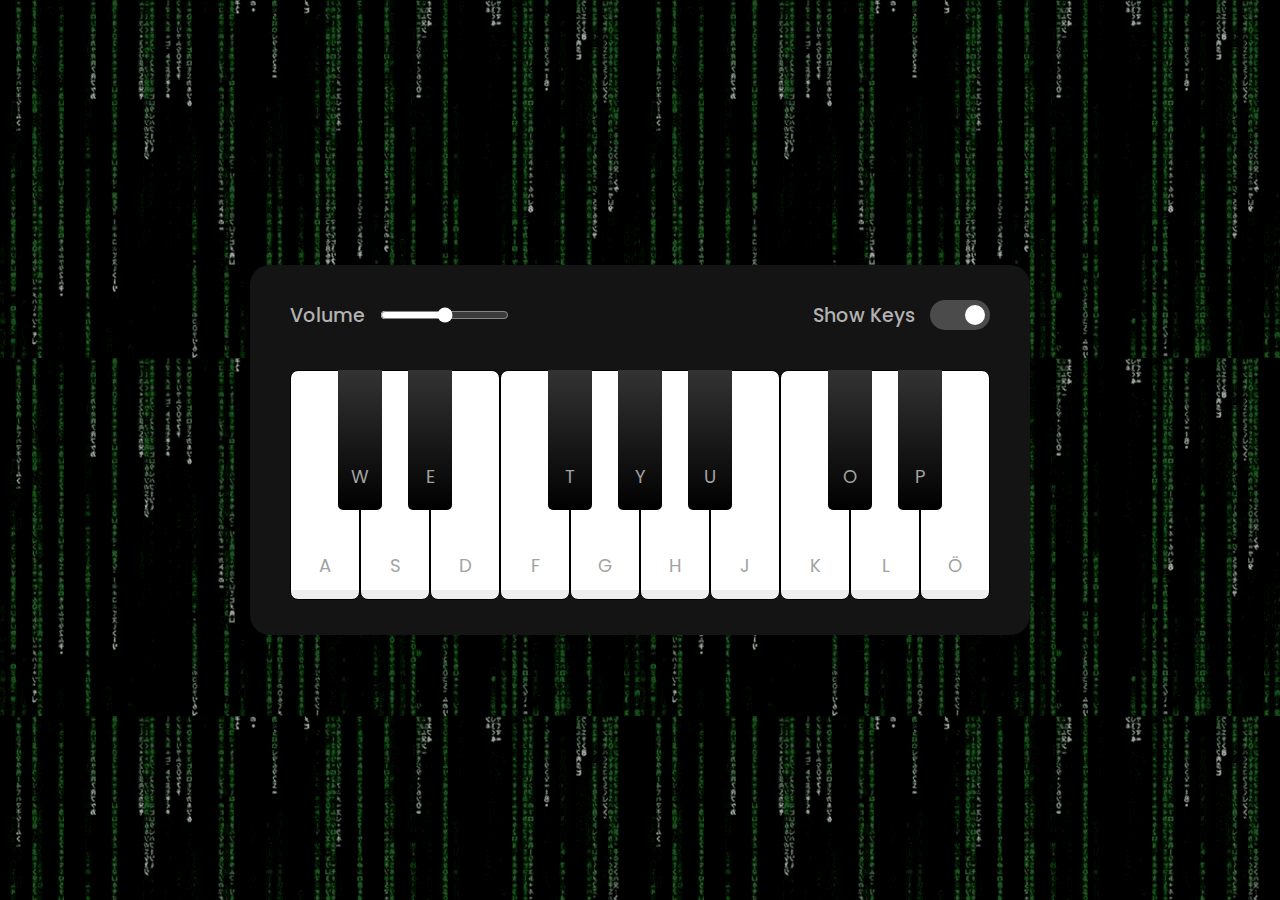
<file: PIANO main/index.html>
<!DOCTYPE html>
<html lang="en" dir="ltr">
  <head>
    <meta charset="utf-8">
    <title>Piano</title>
    <link rel="stylesheet" href="style.css">
    <meta name="viewport" content="width=device-width, initial-scale=1.0">
    <script src="script.js" defer></script>
  </head>
  <body>
    <div class="wrapper">
      <header>
        <div class="column volume-slider">
          <span>Volume</span><input type="range" min="0" max="1" value="0.5" step="any">
        </div>
        <div class="column keys-checkbox">
          <span>Show Keys</span><input type="checkbox" checked>
        </div>
      </header>
      <ul class="piano-keys">
        <li class="key white" data-key="a"><span>a</span></li>
        <li class="key black" data-key="w"><span>w</span></li>
        <li class="key white" data-key="s"><span>s</span></li>
        <li class="key black" data-key="e"><span>e</span></li>
        <li class="key white" data-key="d"><span>d</span></li>
        <li class="key white" data-key="f"><span>f</span></li>
        <li class="key black" data-key="t"><span>t</span></li>
        <li class="key white" data-key="g"><span>g</span></li>
        <li class="key black" data-key="y"><span>y</span></li>
        <li class="key white" data-key="h"><span>h</span></li>
        <li class="key black" data-key="u"><span>u</span></li>
        <li class="key white" data-key="j"><span>j</span></li>
        <li class="key white" data-key="k"><span>k</span></li>
        <li class="key black" data-key="o"><span>o</span></li>
        <li class="key white" data-key="l"><span>l</span></li>
        <li class="key black" data-key="p"><span>p</span></li>
        <li class="key white" data-key="ö"><span>ö</span></li>
      </ul>
    </div>
  </body>
</html>
</file>
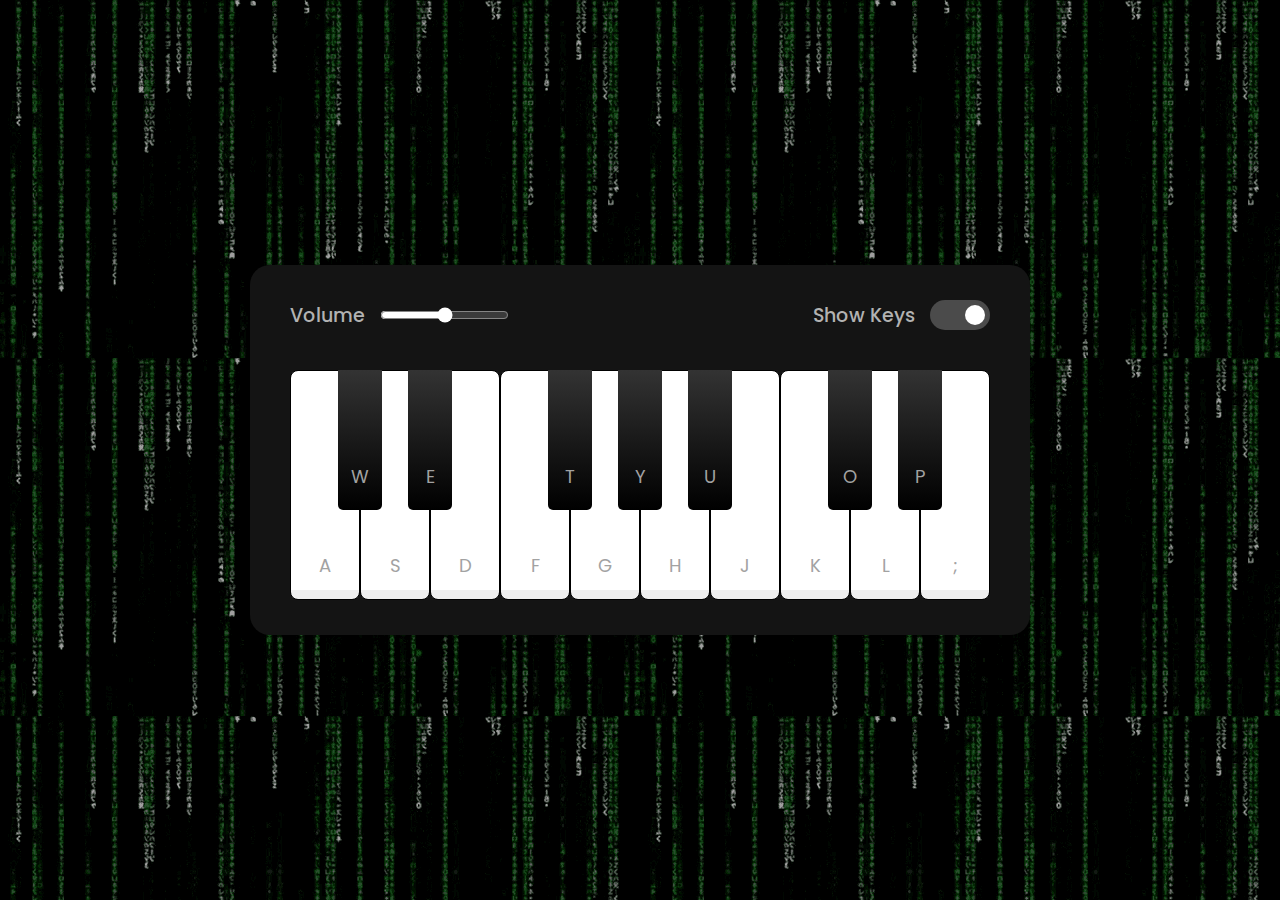
<file: PIANO-chip/index.html>
<!DOCTYPE html>
<html lang="en" dir="ltr">
  <head>
    <meta charset="utf-8">
    <title>Piano</title>
    <link rel="stylesheet" href="style.css">
    <meta name="viewport" content="width=device-width, initial-scale=1.0">
    <script src="script.js" defer></script>
  </head>
  <body>
    <div class="wrapper">
      <header>
        <div class="column volume-slider">
          <span>Volume</span><input type="range" min="0" max="1" value="0.5" step="any">
        </div>
        <div class="column keys-checkbox">
          <span>Show Keys</span><input type="checkbox" checked>
        </div>
      </header>
      <ul class="piano-keys">
        <li class="key white" data-key="440"><span>a</span></li>
        <li class="key black" data-key="550"><span>w</span></li>
        <li class="key white" data-key="s"><span>s</span></li>
        <li class="key black" data-key="e"><span>e</span></li>
        <li class="key white" data-key="d"><span>d</span></li>
        <li class="key white" data-key="f"><span>f</span></li>
        <li class="key black" data-key="t"><span>t</span></li>
        <li class="key white" data-key="g"><span>g</span></li>
        <li class="key black" data-key="y"><span>y</span></li>
        <li class="key white" data-key="h"><span>h</span></li>
        <li class="key black" data-key="u"><span>u</span></li>
        <li class="key white" data-key="j"><span>j</span></li>
        <li class="key white" data-key="k"><span>k</span></li>
        <li class="key black" data-key="o"><span>o</span></li>
        <li class="key white" data-key="l"><span>l</span></li>
        <li class="key black" data-key="p"><span>p</span></li>
        <li class="key white" data-key=";"><span>;</span></li>
      </ul>
    </div>
  </body>
</html>
</file>
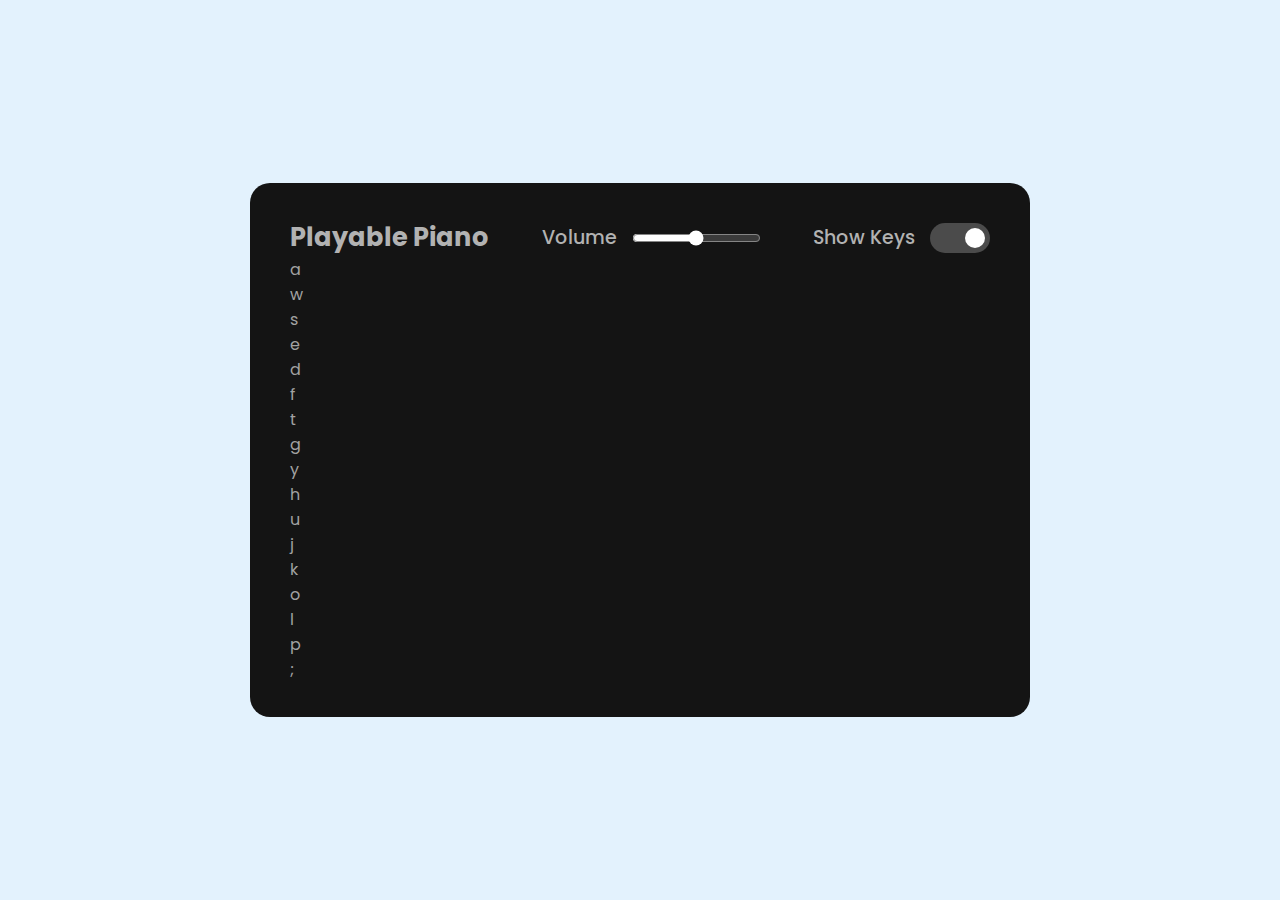
<file: PIANO/index.html>
<!DOCTYPE html>
<html lang="en">
<head>
    <meta charset="UTF-8">
    <meta http-equiv="X-UA-Compatible" content="IE=edge">
    <meta name="viewport" content="width=device-width, initial-scale=1.0">
    <title>Piano</title>
    <link rel="stylesheet" href="style.css">
</head>
<body>
    <div class="wrapper">
        <header>
            <h2>Playable Piano</h2>
            <div class="column volume-slider">
                <span>Volume</span> <input type="range">
            </div>
            <div class="column keys-checkbox">
                <span>Show Keys</span> <input type="checkbox" checked>
            </div>
        </header>
        <ul class="piano-keys">
            <li class="key white" data-key="a"><span>a</span></li>
            <li class="key black" data-key="w"><span>w</span></li>
            <li class="key white" data-key="s"><span>s</span></li>
            <li class="key black" data-key="e"><span>e</span></li>
            <li class="key white" data-key="d"><span>d</span></li>
            <li class="key white" data-key="f"><span>f</span></li>
            <li class="key black" data-key="t"><span>t</span></li>
            <li class="key white" data-key="g"><span>g</span></li>
            <li class="key black" data-key="y"><span>y</span></li>
            <li class="key white" data-key="h"><span>h</span></li>
            <li class="key black" data-key="u"><span>u</span></li>
            <li class="key white" data-key="j"><span>j</span></li>
            <li class="key white" data-key="k"><span>k</span></li>
            <li class="key black" data-key="o"><span>o</span></li>
            <li class="key white" data-key="l"><span>l</span></li>
            <li class="key black" data-key="p"><span>p</span></li>
            <li class="key white" data-key=";"><span>;</span></li>
        </ul>
    </div>
    
</body>
</html>
</file>
<file: PIANO main/style.css>
@import url('https://fonts.googleapis.com/css2?family=Poppins:wght@400;500;600&display=swap');
* {
  margin: 0;
  padding: 0;
  box-sizing: border-box;
  font-family: 'Poppins', sans-serif;
}
body {
  display: flex;
  align-items: center;
  justify-content: center;
  min-height: 100vh;
  background: #E3F2FD;
  background-image: url("bilder/code-matrix.gif");
}
.wrapper {
  padding: 35px 40px;
  border-radius: 20px;
  background: #141414;
}
.wrapper header {
  display: flex;
  color: #B2B2B2;
  align-items: center;
  justify-content: space-between;
}
header h2 {
  font-size: 1.6rem;
}
header .column {
  display: flex;
  align-items: center;
}
header span {
  font-weight: 500;
  margin-right: 15px;
  font-size: 1.19rem;
}
header input {
  outline: none;
  border-radius: 30px;
}
.volume-slider input {
  accent-color: #fff;
}
.keys-checkbox input {
  height: 30px;
  width: 60px;
  cursor: pointer;
  appearance: none;
  position: relative;
  background: #4B4B4B
}
.keys-checkbox input::before {
  content: "";
  position: absolute;
  top: 50%;
  left: 5px;
  width: 20px;
  height: 20px;
  border-radius: 50%;
  background: #8c8c8c;
  transform: translateY(-50%);
  transition: all 0.3s ease;
}
.keys-checkbox input:checked::before {
  left: 35px;
  background: #fff;
}
.piano-keys {
  display: flex;
  list-style: none;
  margin-top: 40px;
}
.piano-keys .key {
  cursor: pointer;
  user-select: none;
  position: relative;
  text-transform: uppercase;
}
.piano-keys .black {
  z-index: 2;
  width: 44px;
  height: 140px;
  margin: 0 -22px 0 -22px;
  border-radius: 0 0 5px 5px;
  background: linear-gradient(#333, #000);
}
.piano-keys .black.active {
  box-shadow: inset -5px -10px 10px rgba(255,255,255,0.1);
  background:linear-gradient(to bottom, #000, #8f0202);
}
.piano-keys .white {
  height: 230px;
  width: 70px;
  border-radius: 8px;
  border: 1px solid #000;
  background: linear-gradient(#fff 96%, #eee 4%);
}
.piano-keys .white.active {
  box-shadow: inset -5px 5px 20px rgba(0,0,0,0.2);
  background:linear-gradient(to bottom, #fff 0%, #8f0202 100%);
}
.piano-keys .key span {
  position: absolute;
  bottom: 20px;
  width: 100%;
  color: #A2A2A2;
  font-size: 1.13rem;
  text-align: center;
}
.piano-keys .key.hide span {
  display: none;
}
</file>
<file: PIANO-chip/style.css>
@import url('https://fonts.googleapis.com/css2?family=Poppins:wght@400;500;600&display=swap');
* {
  margin: 0;
  padding: 0;
  box-sizing: border-box;
  font-family: 'Poppins', sans-serif;
}
body {
  display: flex;
  align-items: center;
  justify-content: center;
  min-height: 100vh;
  background: #E3F2FD;
  background-image: url("bilder/code-matrix.gif");
}
.wrapper {
  padding: 35px 40px;
  border-radius: 20px;
  background: #141414;
}
.wrapper header {
  display: flex;
  color: #B2B2B2;
  align-items: center;
  justify-content: space-between;
}
header h2 {
  font-size: 1.6rem;
}
header .column {
  display: flex;
  align-items: center;
}
header span {
  font-weight: 500;
  margin-right: 15px;
  font-size: 1.19rem;
}
header input {
  outline: none;
  border-radius: 30px;
}
.volume-slider input {
  accent-color: #fff;
}
.keys-checkbox input {
  height: 30px;
  width: 60px;
  cursor: pointer;
  appearance: none;
  position: relative;
  background: #4B4B4B
}
.keys-checkbox input::before {
  content: "";
  position: absolute;
  top: 50%;
  left: 5px;
  width: 20px;
  height: 20px;
  border-radius: 50%;
  background: #8c8c8c;
  transform: translateY(-50%);
  transition: all 0.3s ease;
}
.keys-checkbox input:checked::before {
  left: 35px;
  background: #fff;
}
.piano-keys {
  display: flex;
  list-style: none;
  margin-top: 40px;
}
.piano-keys .key {
  cursor: pointer;
  user-select: none;
  position: relative;
  text-transform: uppercase;
}
.piano-keys .black {
  z-index: 2;
  width: 44px;
  height: 140px;
  margin: 0 -22px 0 -22px;
  border-radius: 0 0 5px 5px;
  background: linear-gradient(#333, #000);
}
.piano-keys .black.active {
  box-shadow: inset -5px -10px 10px rgba(255,255,255,0.1);
  background:linear-gradient(to bottom, #000, #434343);
}
.piano-keys .white {
  height: 230px;
  width: 70px;
  border-radius: 8px;
  border: 1px solid #000;
  background: linear-gradient(#fff 96%, #eee 4%);
}
.piano-keys .white.active {
  box-shadow: inset -5px 5px 20px rgba(0,0,0,0.2);
  background:linear-gradient(to bottom, #fff 0%, #eee 100%);
}
.piano-keys .key span {
  position: absolute;
  bottom: 20px;
  width: 100%;
  color: #A2A2A2;
  font-size: 1.13rem;
  text-align: center;
}
.piano-keys .key.hide span {
  display: none;
}
</file>
<file: PIANO/style.css>
@import url('https://fonts.googleapis.com/css2?family=Poppins:wght@400;500;600&display=swap');
* {
  margin: 0;
  padding: 0;
  box-sizing: border-box;
  font-family: 'Poppins', sans-serif;
}
body {
    display: flex;
    align-items: center;
    justify-content: center;
    min-height: 100vh;
    background: #e3f2fd;
}
.wrapper {
    width: 780px;
    border-radius: 20px;
    padding: 35px 40px;
    background: #141414;
}
.wrapper header {
    color: #b2b2b2;
    display: flex;
    align-items: center;
    justify-content: space-between;
}
header h2 {
    font-size: 1.6rem;
}
header .column{
    display: flex;
    align-items: center;
}
header .column span {
    font-weight: 500;
    margin-right: 15px;
    font-size: 1.19rem;
}
.volume-slider input {
    outline: none;
    accent-color: #fff;
}
.keys-checkbox input {
    width: 60px;
    height: 30px;
    cursor: pointer;
    position: relative;
    appearance: none;
    border-radius: 30px;
    background: #4b4b4b;
}
.keys-checkbox input::before {
    content: "";
    height: 20px;
    width: 20px;
    top: 50%;
    left: 5px;
    border-radius: inherit;
    position: absolute;
    background: #8c8c8c;
    transform: translateY(-50%);
    transition: all 0.3s ease;
}
.keys-checkbox input:checked:before {
    left: 35px;
    background: #fff;
}
.piano-keys .key {
    list-style: none;
    color: #a2a2a2;
}
</file>
